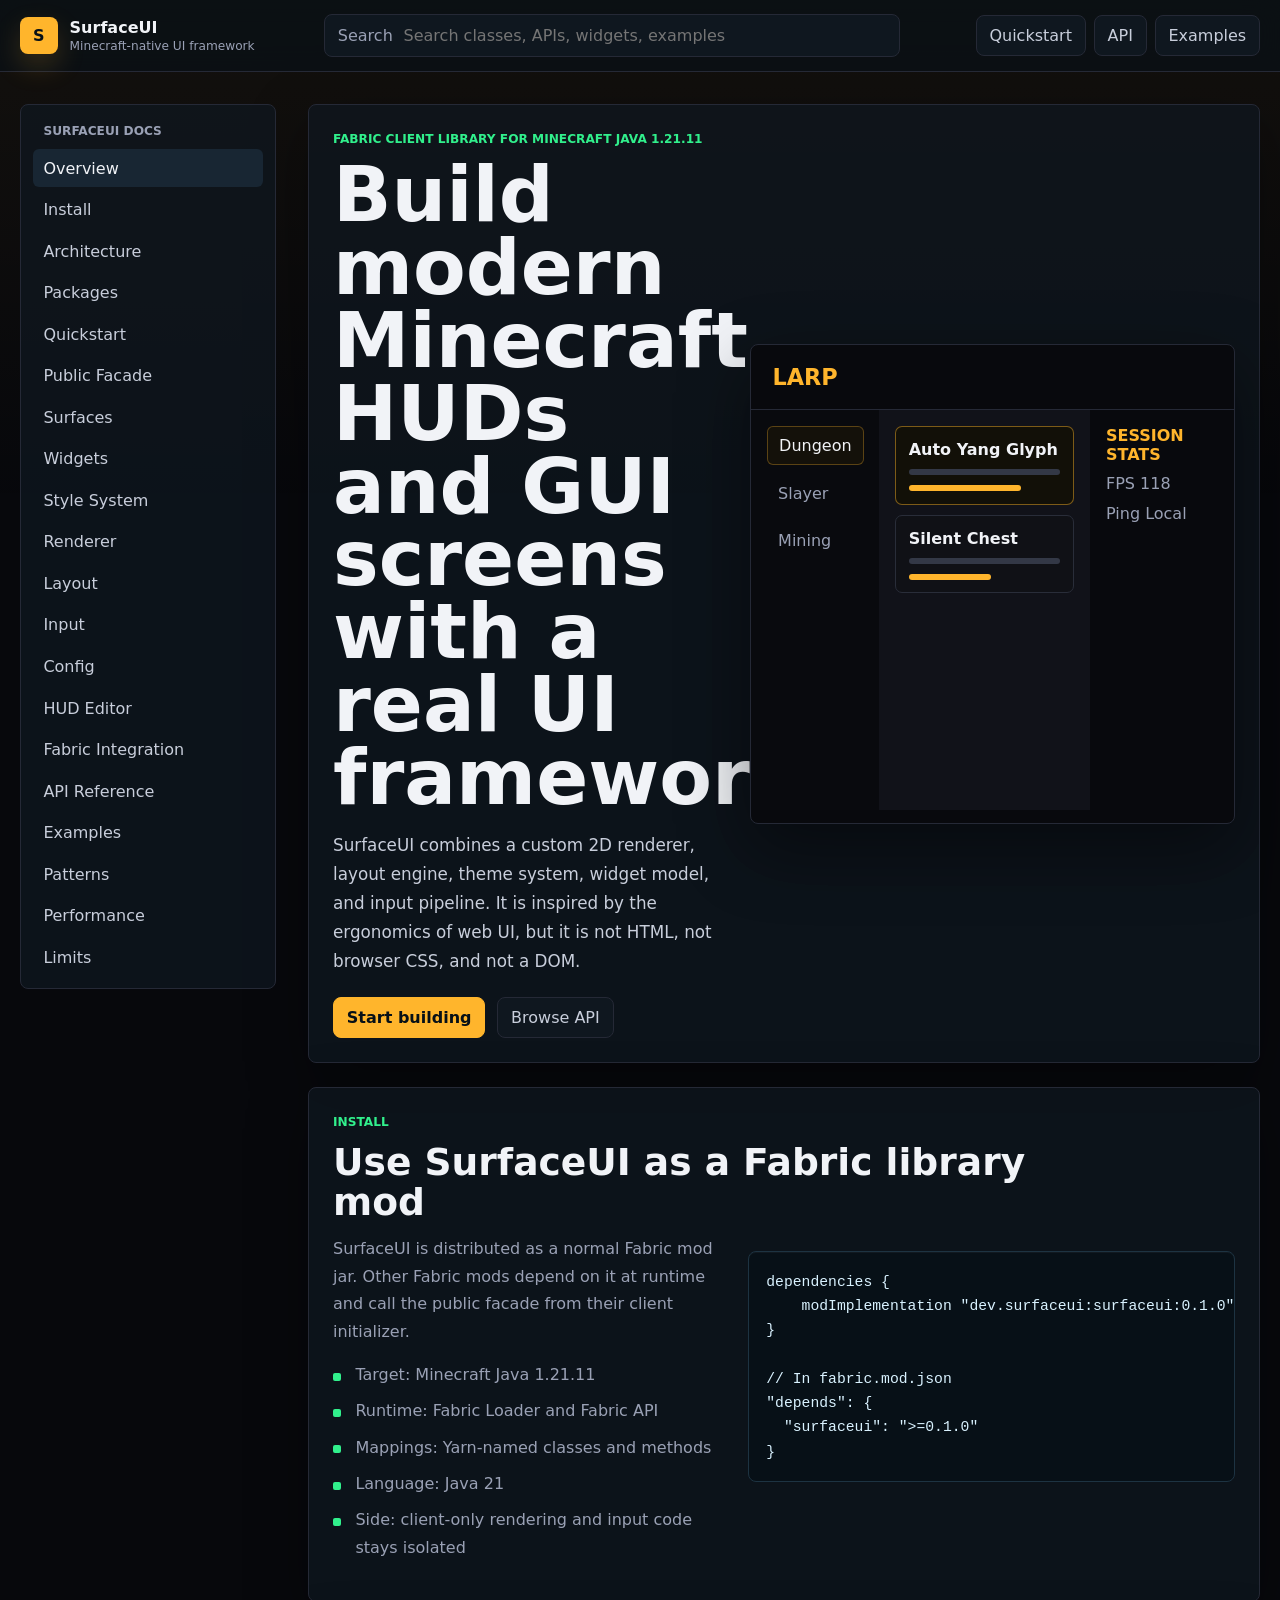
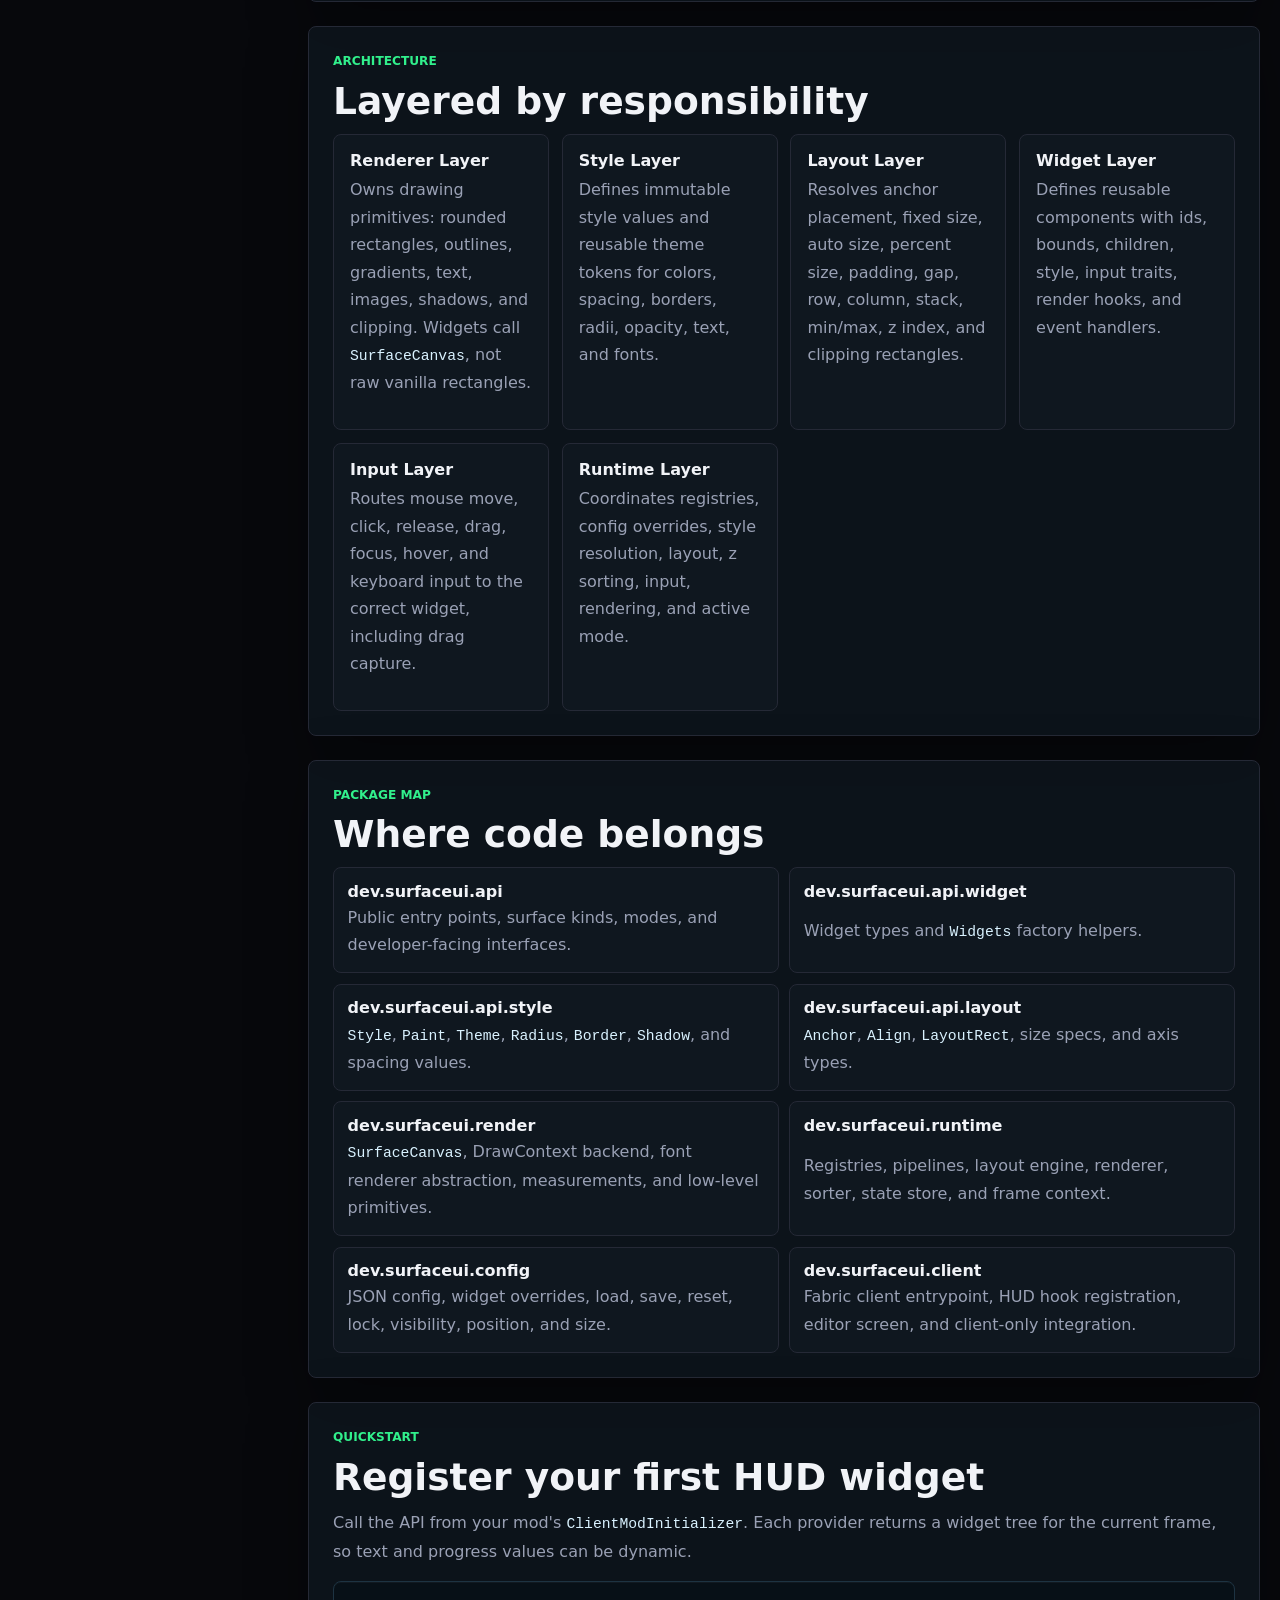
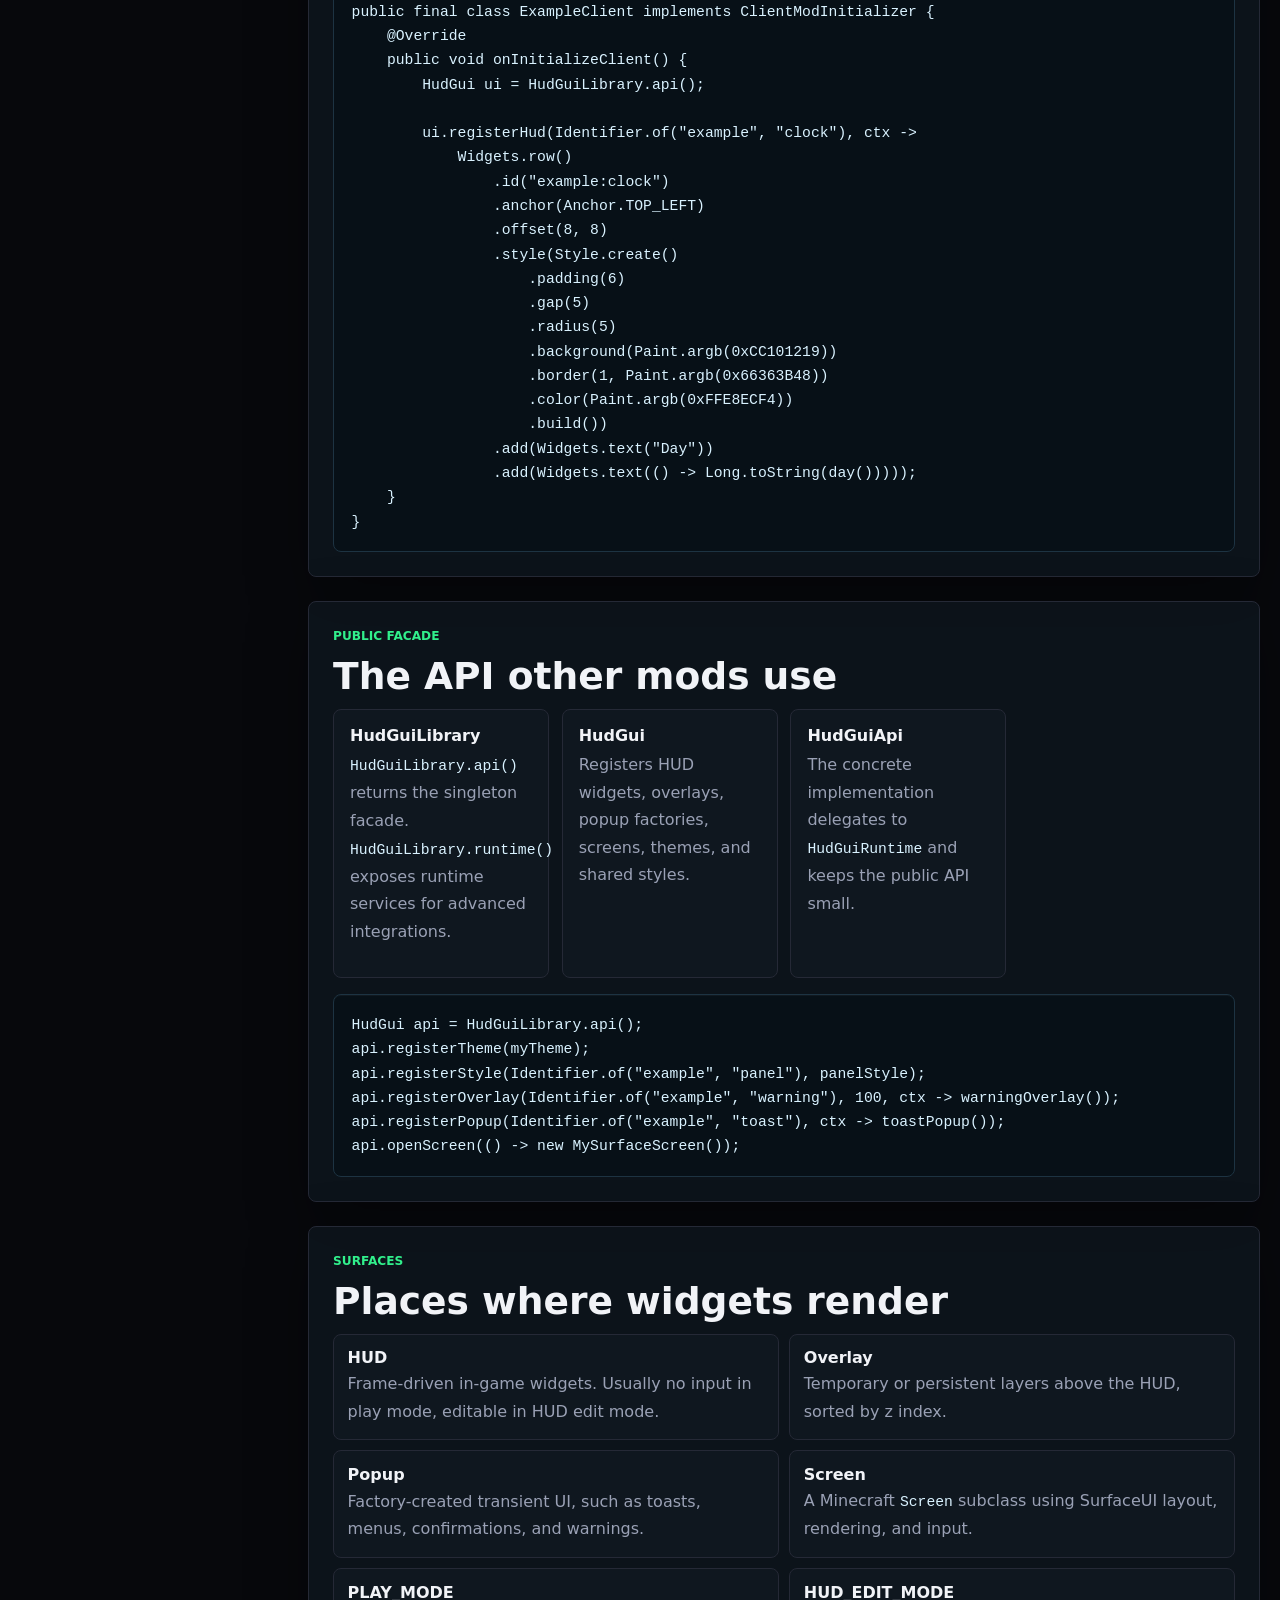
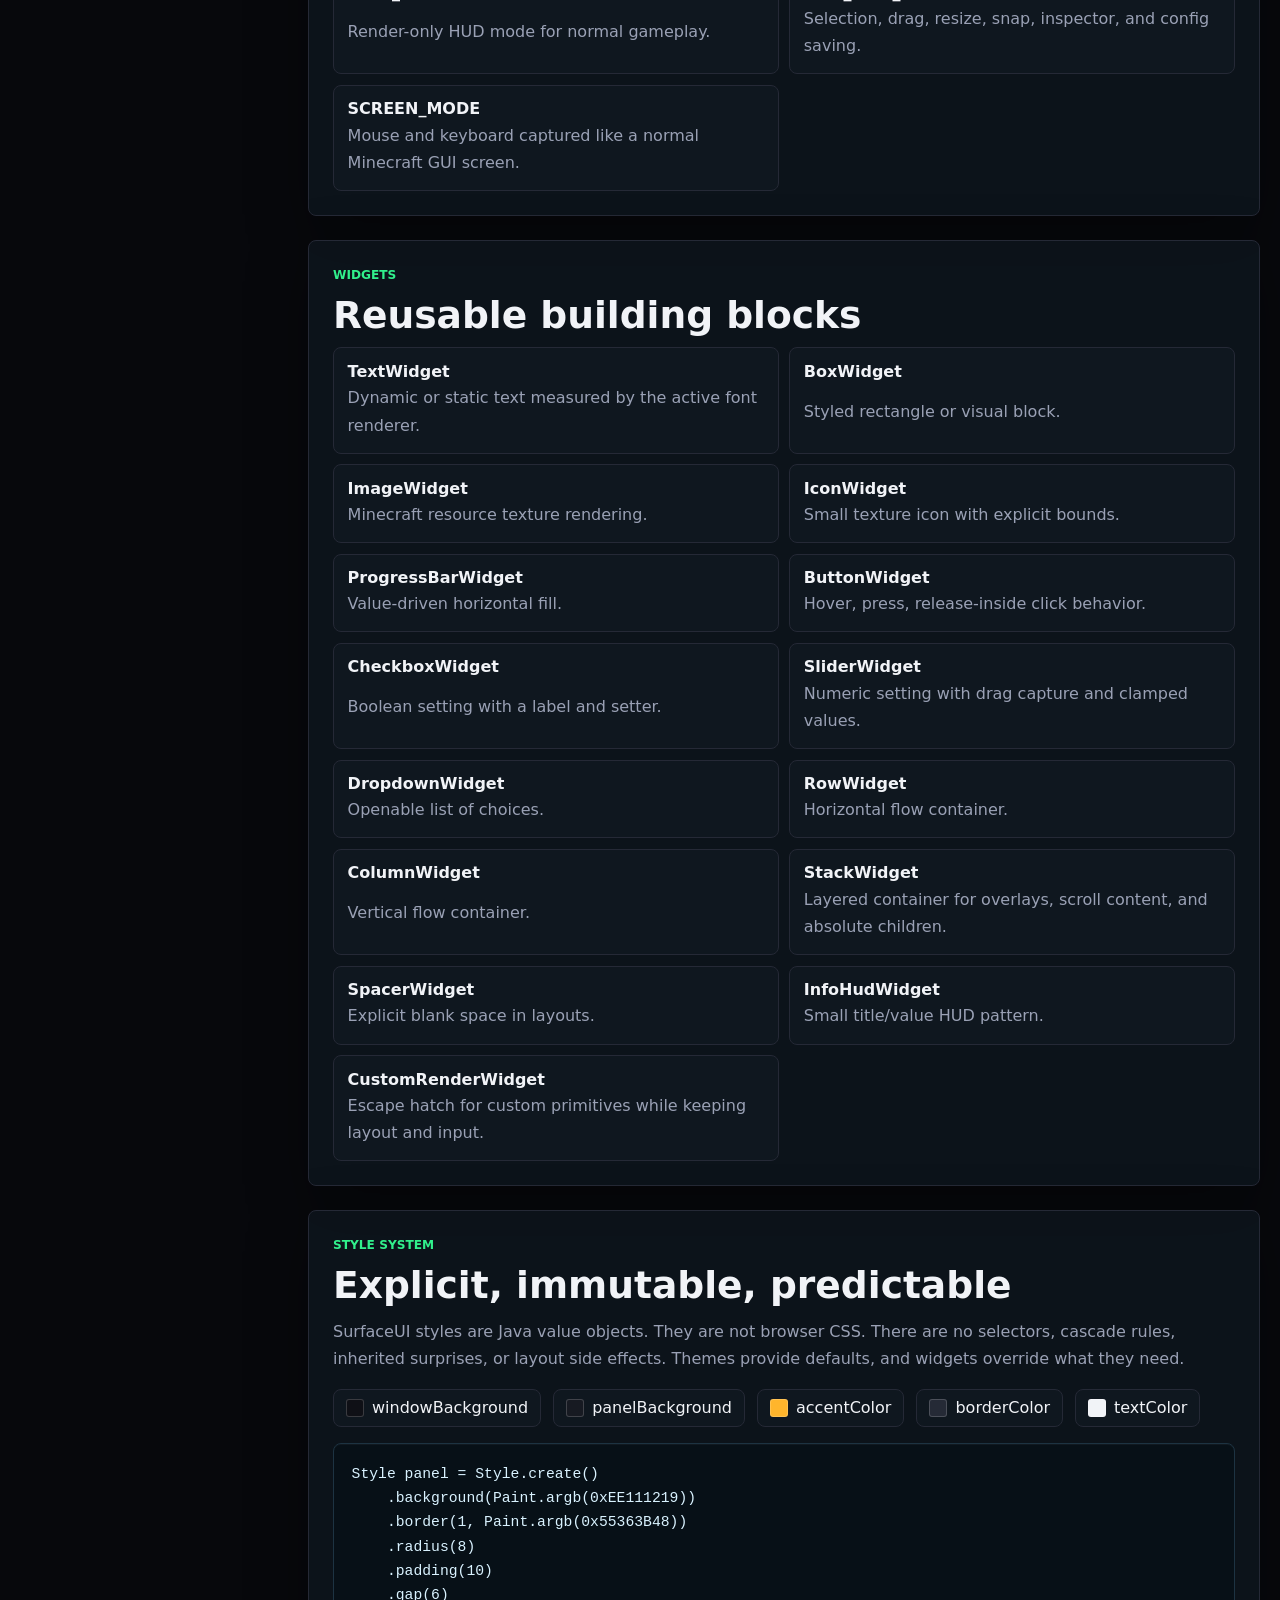
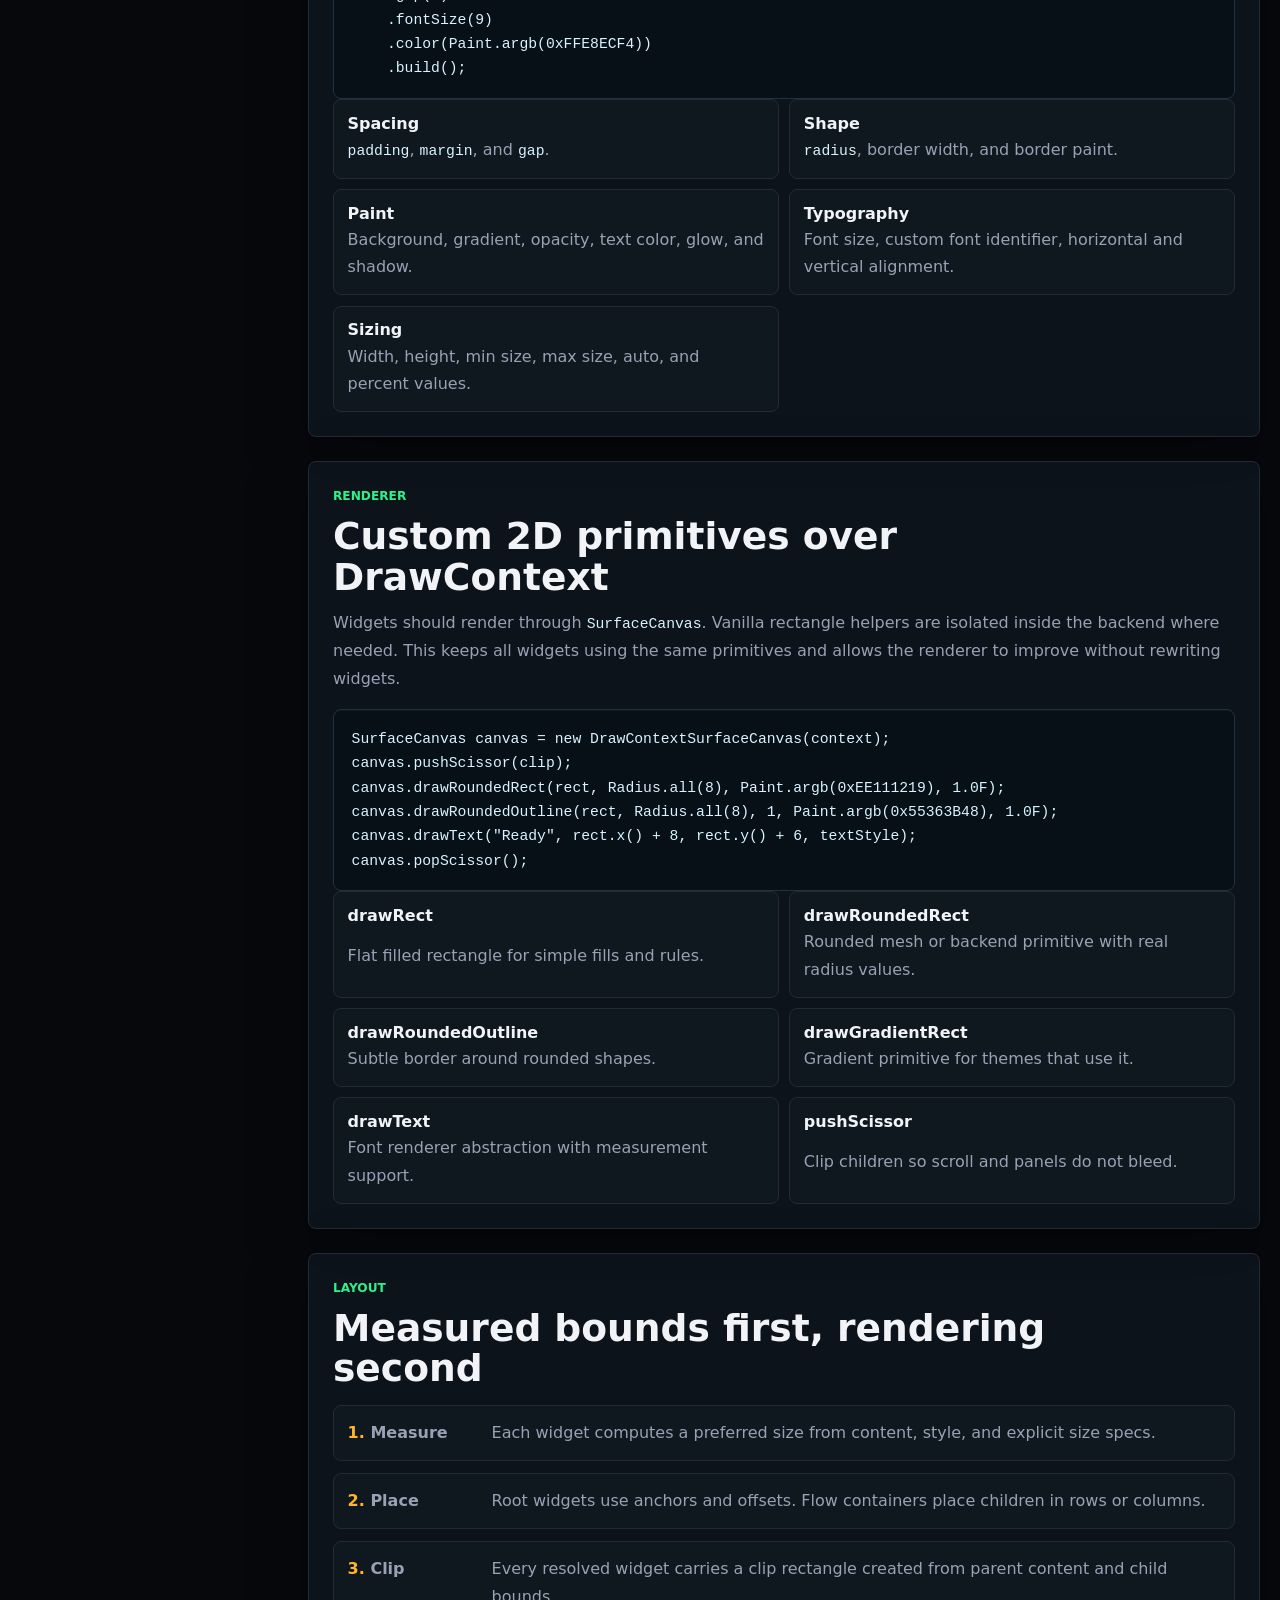
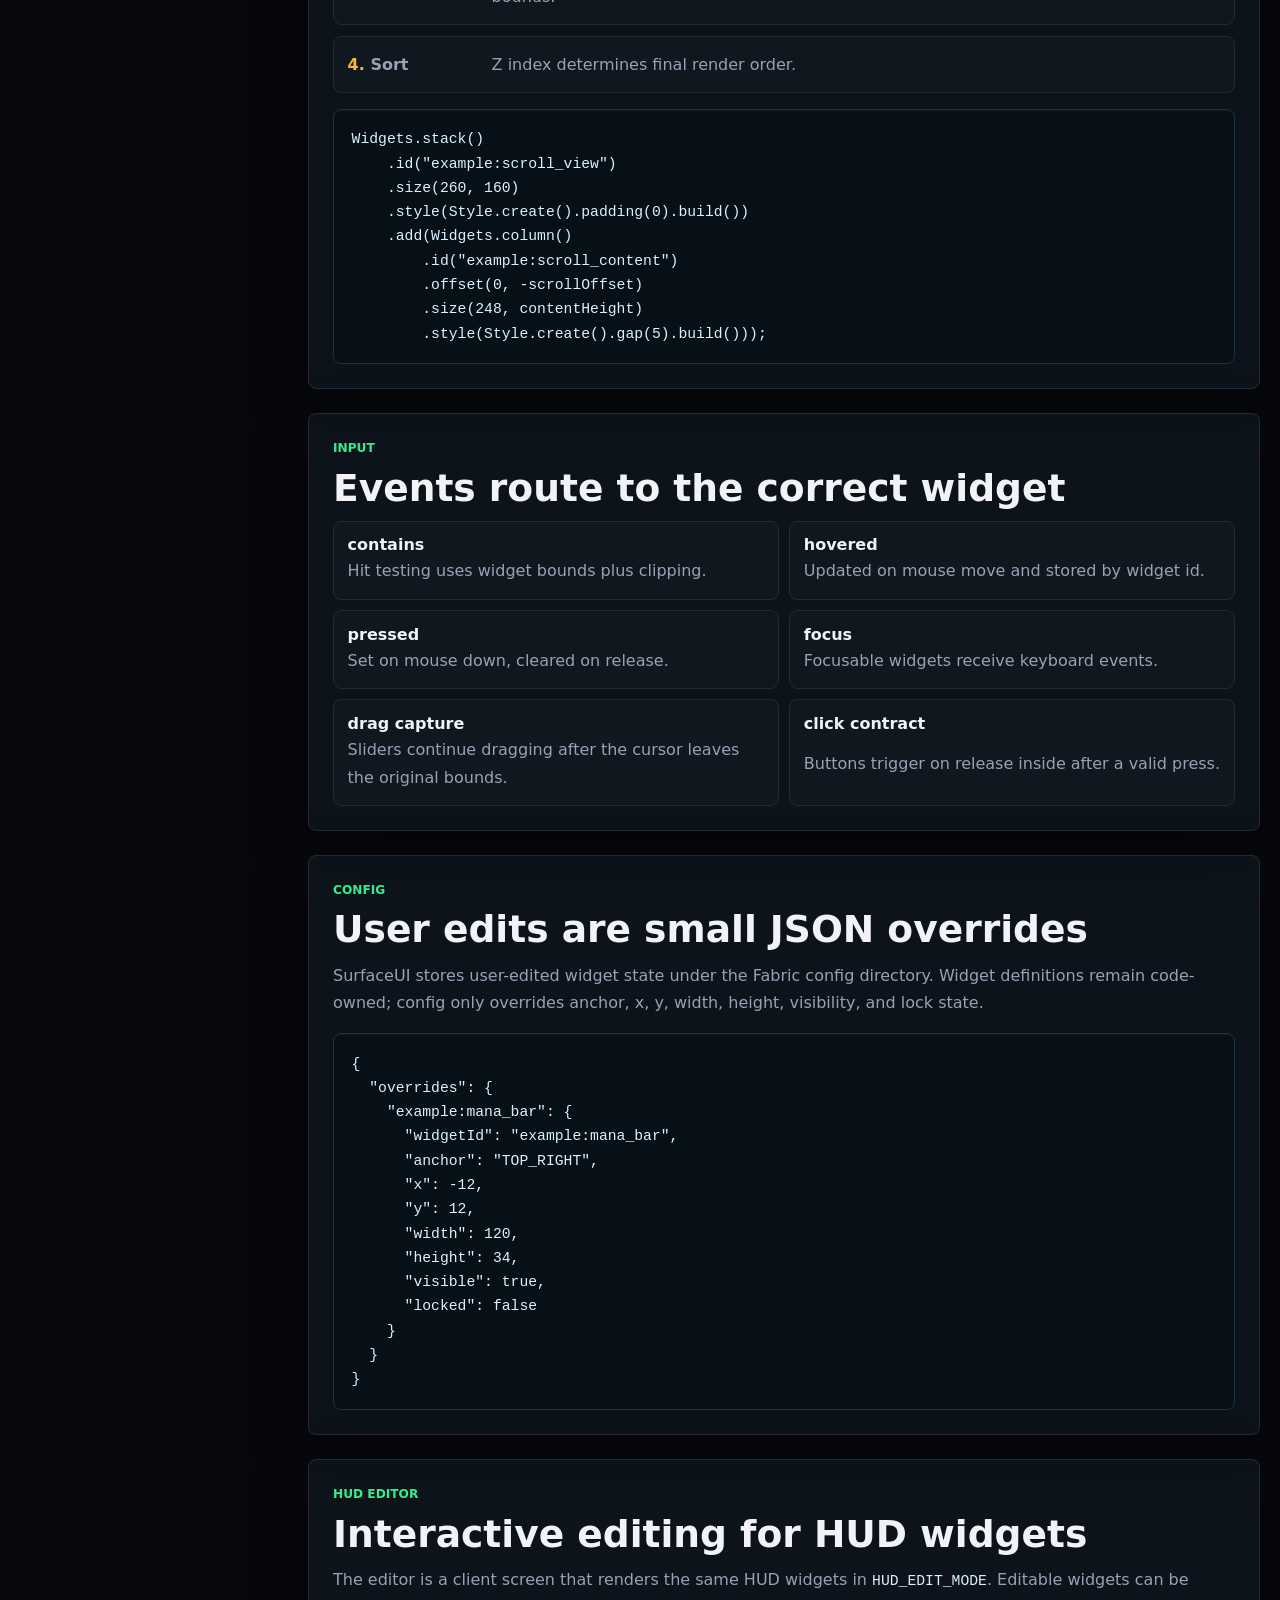
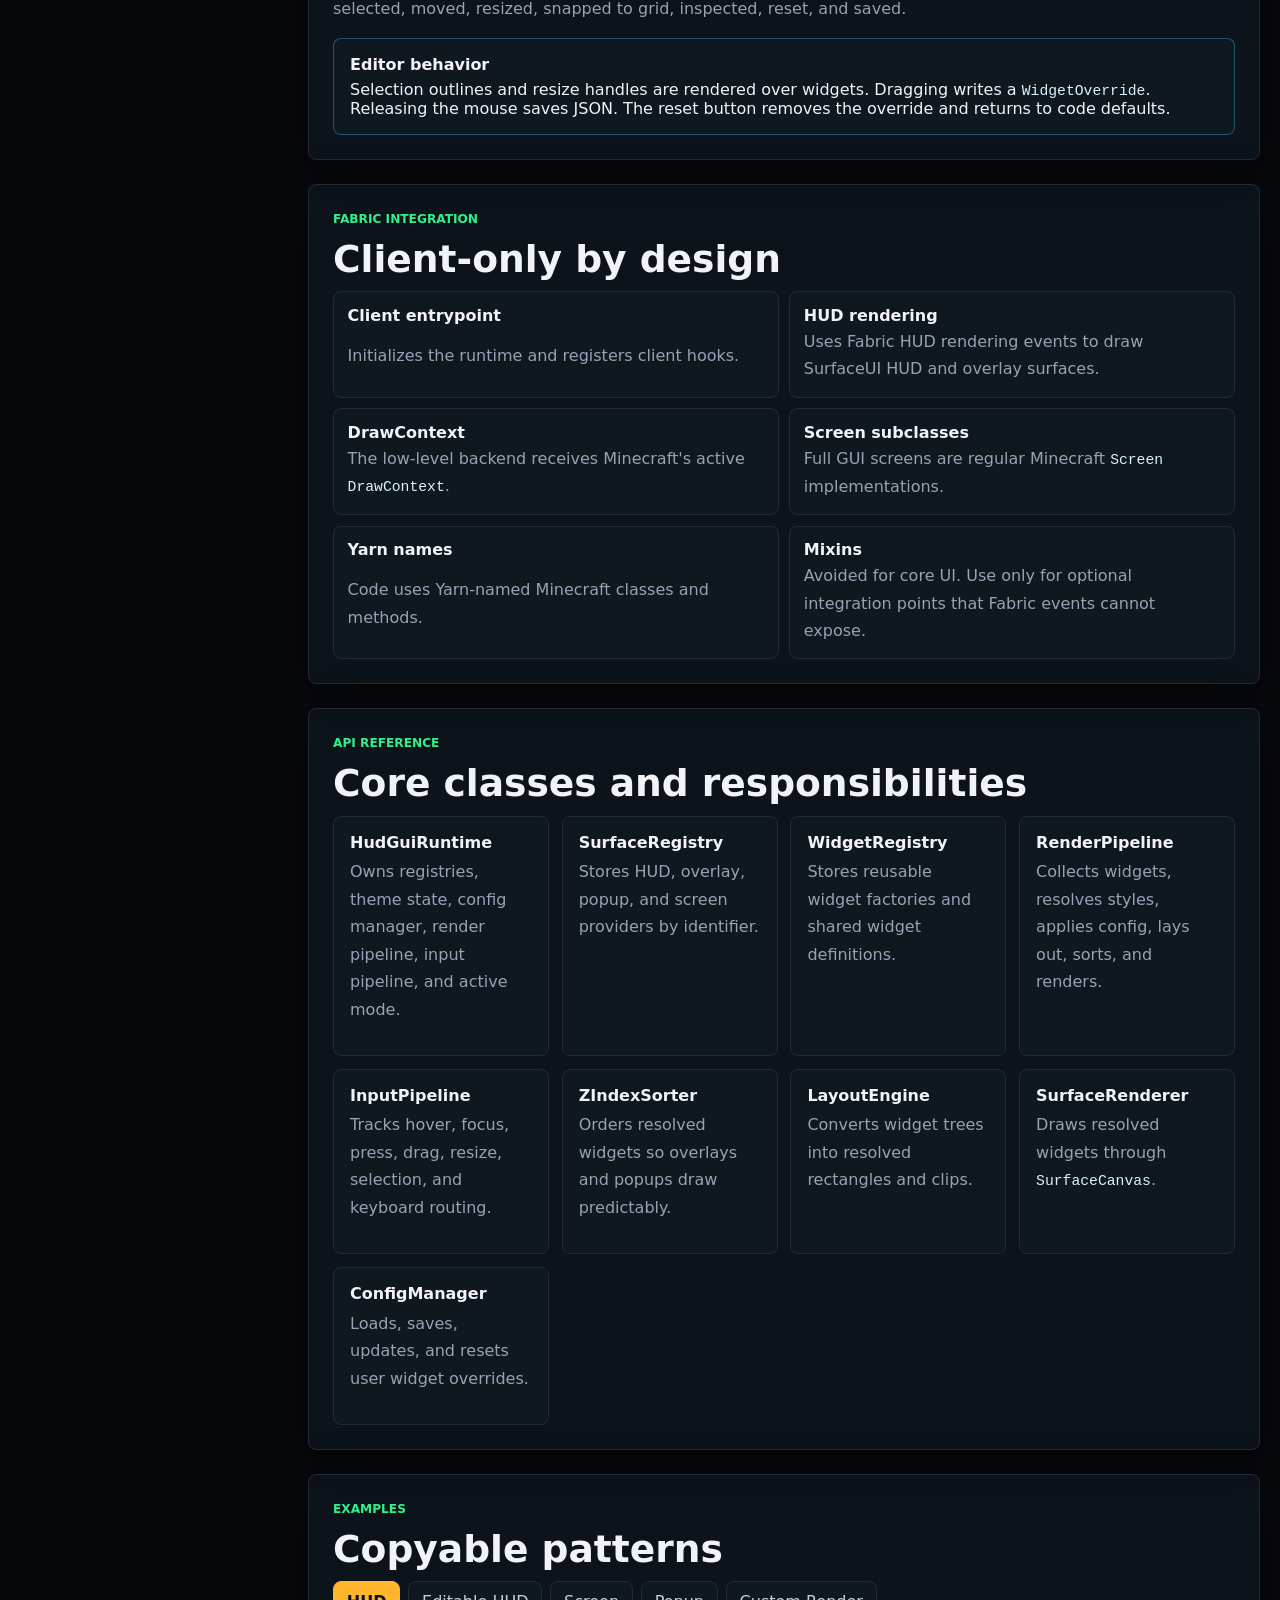
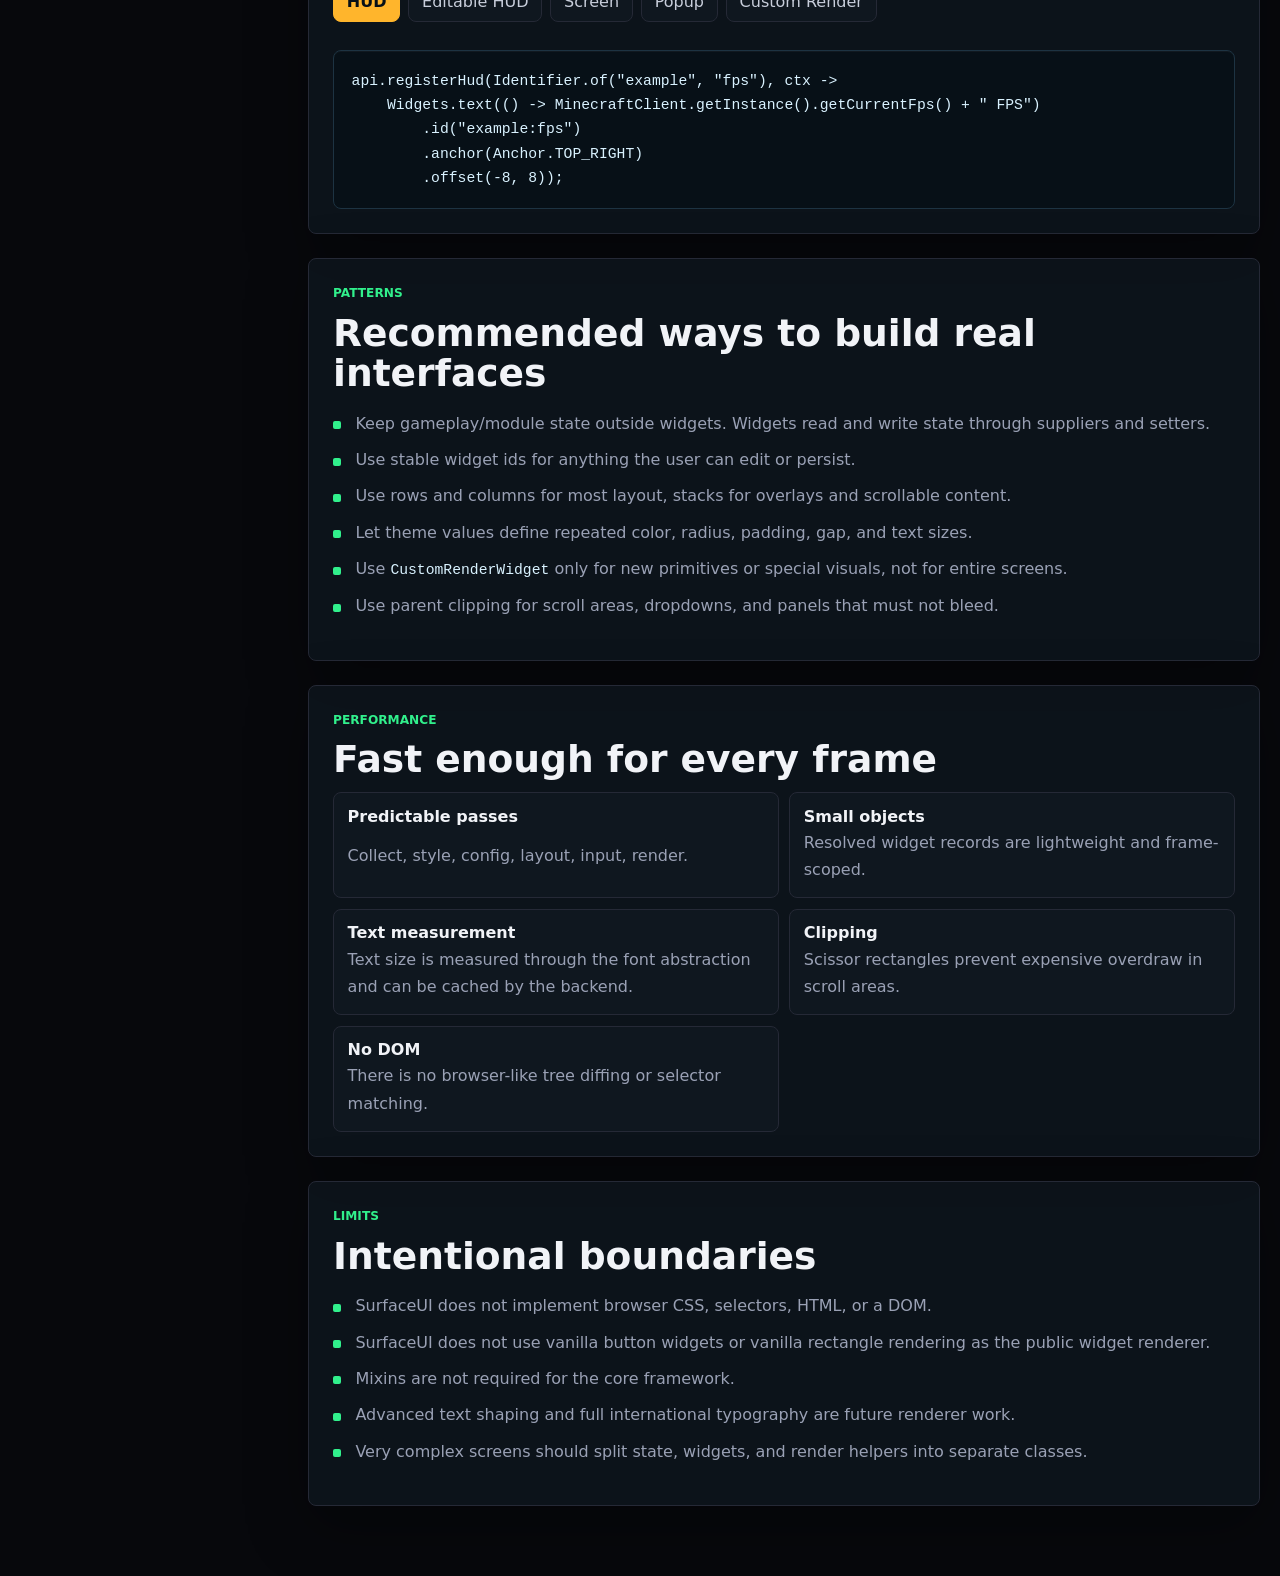
<file: surfaceui-docs-site/index.html>
<!doctype html>
<html lang="en">
  <head>
    <meta charset="utf-8">
    <meta name="viewport" content="width=device-width, initial-scale=1">
    <title>SurfaceUI Documentation</title>
    <meta name="description" content="Complete documentation for SurfaceUI, a Fabric Minecraft Java HUD and GUI rendering framework.">
    <link rel="stylesheet" href="./styles.css">
  </head>
  <body>
    <header class="topbar">
      <a class="brand" href="#overview" aria-label="SurfaceUI home">
        <span class="brand-mark">S</span>
        <span>
          <strong>SurfaceUI</strong>
          <small>Minecraft-native UI framework</small>
        </span>
      </a>
      <label class="search" aria-label="Search documentation">
        <span>Search</span>
        <input id="doc-search" type="search" placeholder="Search classes, APIs, widgets, examples">
      </label>
      <nav class="top-links" aria-label="Top navigation">
        <a href="#quickstart">Quickstart</a>
        <a href="#api">API</a>
        <a href="#examples">Examples</a>
      </nav>
    </header>

    <div class="shell">
      <aside class="sidebar" aria-label="Documentation navigation">
        <div class="sidebar-heading">SurfaceUI Docs</div>
        <a href="#overview">Overview</a>
        <a href="#install">Install</a>
        <a href="#architecture">Architecture</a>
        <a href="#packages">Packages</a>
        <a href="#quickstart">Quickstart</a>
        <a href="#facade">Public Facade</a>
        <a href="#surfaces">Surfaces</a>
        <a href="#widgets">Widgets</a>
        <a href="#style">Style System</a>
        <a href="#render">Renderer</a>
        <a href="#layout">Layout</a>
        <a href="#input">Input</a>
        <a href="#config">Config</a>
        <a href="#editor">HUD Editor</a>
        <a href="#fabric">Fabric Integration</a>
        <a href="#api">API Reference</a>
        <a href="#examples">Examples</a>
        <a href="#patterns">Patterns</a>
        <a href="#performance">Performance</a>
        <a href="#limits">Limits</a>
      </aside>

      <main class="content">
        <section id="overview" class="hero doc-section" data-search="overview surfaceui minecraft fabric hud gui renderer layout widgets style input">
          <div>
            <p class="eyebrow">Fabric client library for Minecraft Java 1.21.11</p>
            <h1>Build modern Minecraft HUDs and GUI screens with a real UI framework.</h1>
            <p class="lede">SurfaceUI combines a custom 2D renderer, layout engine, theme system, widget model, and input pipeline. It is inspired by the ergonomics of web UI, but it is not HTML, not browser CSS, and not a DOM.</p>
            <div class="hero-actions">
              <a class="button primary" href="#quickstart">Start building</a>
              <a class="button" href="#api">Browse API</a>
            </div>
          </div>
          <div class="preview" aria-label="SurfaceUI preview">
            <div class="mock-window">
              <div class="mock-title">LARP</div>
              <div class="mock-body">
                <div class="mock-sidebar">
                  <span class="active">Dungeon</span>
                  <span>Slayer</span>
                  <span>Mining</span>
                </div>
                <div class="mock-main">
                  <div class="mock-card on">
                    <b>Auto Yang Glyph</b>
                    <i></i>
                    <em style="width:74%"></em>
                  </div>
                  <div class="mock-card">
                    <b>Silent Chest</b>
                    <i></i>
                    <em style="width:54%"></em>
                  </div>
                </div>
                <div class="mock-stats">
                  <b>SESSION STATS</b>
                  <span>FPS 118</span>
                  <span>Ping Local</span>
                </div>
              </div>
            </div>
          </div>
        </section>

        <section id="install" class="doc-section" data-search="install gradle fabric loom yarn dependency modImplementation modRuntimeOnly">
          <div class="section-title">
            <p class="eyebrow">Install</p>
            <h2>Use SurfaceUI as a Fabric library mod</h2>
          </div>
          <div class="two-col">
            <div>
              <p>SurfaceUI is distributed as a normal Fabric mod jar. Other Fabric mods depend on it at runtime and call the public facade from their client initializer.</p>
              <ul class="check-list">
                <li>Target: Minecraft Java 1.21.11</li>
                <li>Runtime: Fabric Loader and Fabric API</li>
                <li>Mappings: Yarn-named classes and methods</li>
                <li>Language: Java 21</li>
                <li>Side: client-only rendering and input code stays isolated</li>
              </ul>
            </div>
            <pre><code class="language-gradle">dependencies {
    modImplementation "dev.surfaceui:surfaceui:0.1.0"
}

// In fabric.mod.json
"depends": {
  "surfaceui": ">=0.1.0"
}</code></pre>
          </div>
        </section>

        <section id="architecture" class="doc-section" data-search="architecture renderer style layout widget input runtime config layers">
          <div class="section-title">
            <p class="eyebrow">Architecture</p>
            <h2>Layered by responsibility</h2>
          </div>
          <div class="card-grid">
            <article>
              <h3>Renderer Layer</h3>
              <p>Owns drawing primitives: rounded rectangles, outlines, gradients, text, images, shadows, and clipping. Widgets call <code>SurfaceCanvas</code>, not raw vanilla rectangles.</p>
            </article>
            <article>
              <h3>Style Layer</h3>
              <p>Defines immutable style values and reusable theme tokens for colors, spacing, borders, radii, opacity, text, and fonts.</p>
            </article>
            <article>
              <h3>Layout Layer</h3>
              <p>Resolves anchor placement, fixed size, auto size, percent size, padding, gap, row, column, stack, min/max, z index, and clipping rectangles.</p>
            </article>
            <article>
              <h3>Widget Layer</h3>
              <p>Defines reusable components with ids, bounds, children, style, input traits, render hooks, and event handlers.</p>
            </article>
            <article>
              <h3>Input Layer</h3>
              <p>Routes mouse move, click, release, drag, focus, hover, and keyboard input to the correct widget, including drag capture.</p>
            </article>
            <article>
              <h3>Runtime Layer</h3>
              <p>Coordinates registries, config overrides, style resolution, layout, z sorting, input, rendering, and active mode.</p>
            </article>
          </div>
        </section>

        <section id="packages" class="doc-section" data-search="packages dev.surfaceui api render runtime layout style widget input config client demo">
          <div class="section-title">
            <p class="eyebrow">Package Map</p>
            <h2>Where code belongs</h2>
          </div>
          <div class="feature-table">
            <div><b>dev.surfaceui.api</b><span>Public entry points, surface kinds, modes, and developer-facing interfaces.</span></div>
            <div><b>dev.surfaceui.api.widget</b><span>Widget types and <code>Widgets</code> factory helpers.</span></div>
            <div><b>dev.surfaceui.api.style</b><span><code>Style</code>, <code>Paint</code>, <code>Theme</code>, <code>Radius</code>, <code>Border</code>, <code>Shadow</code>, and spacing values.</span></div>
            <div><b>dev.surfaceui.api.layout</b><span><code>Anchor</code>, <code>Align</code>, <code>LayoutRect</code>, size specs, and axis types.</span></div>
            <div><b>dev.surfaceui.render</b><span><code>SurfaceCanvas</code>, DrawContext backend, font renderer abstraction, measurements, and low-level primitives.</span></div>
            <div><b>dev.surfaceui.runtime</b><span>Registries, pipelines, layout engine, renderer, sorter, state store, and frame context.</span></div>
            <div><b>dev.surfaceui.config</b><span>JSON config, widget overrides, load, save, reset, lock, visibility, position, and size.</span></div>
            <div><b>dev.surfaceui.client</b><span>Fabric client entrypoint, HUD hook registration, editor screen, and client-only integration.</span></div>
          </div>
        </section>

        <section id="quickstart" class="doc-section" data-search="quickstart register hud widget text box row column style">
          <div class="section-title">
            <p class="eyebrow">Quickstart</p>
            <h2>Register your first HUD widget</h2>
          </div>
          <p>Call the API from your mod's <code>ClientModInitializer</code>. Each provider returns a widget tree for the current frame, so text and progress values can be dynamic.</p>
          <pre><code class="language-java">public final class ExampleClient implements ClientModInitializer {
    @Override
    public void onInitializeClient() {
        HudGui ui = HudGuiLibrary.api();

        ui.registerHud(Identifier.of("example", "clock"), ctx ->
            Widgets.row()
                .id("example:clock")
                .anchor(Anchor.TOP_LEFT)
                .offset(8, 8)
                .style(Style.create()
                    .padding(6)
                    .gap(5)
                    .radius(5)
                    .background(Paint.argb(0xCC101219))
                    .border(1, Paint.argb(0x66363B48))
                    .color(Paint.argb(0xFFE8ECF4))
                    .build())
                .add(Widgets.text("Day"))
                .add(Widgets.text(() -> Long.toString(day()))));
    }
}</code></pre>
        </section>

        <section id="facade" class="doc-section" data-search="facade hudgui hudguiapi hudguilibrary register open screen popup themes styles">
          <div class="section-title">
            <p class="eyebrow">Public Facade</p>
            <h2>The API other mods use</h2>
          </div>
          <div class="api-list">
            <article>
              <h3>HudGuiLibrary</h3>
              <p><code>HudGuiLibrary.api()</code> returns the singleton facade. <code>HudGuiLibrary.runtime()</code> exposes runtime services for advanced integrations.</p>
            </article>
            <article>
              <h3>HudGui</h3>
              <p>Registers HUD widgets, overlays, popup factories, screens, themes, and shared styles.</p>
            </article>
            <article>
              <h3>HudGuiApi</h3>
              <p>The concrete implementation delegates to <code>HudGuiRuntime</code> and keeps the public API small.</p>
            </article>
          </div>
          <pre><code class="language-java">HudGui api = HudGuiLibrary.api();
api.registerTheme(myTheme);
api.registerStyle(Identifier.of("example", "panel"), panelStyle);
api.registerOverlay(Identifier.of("example", "warning"), 100, ctx -> warningOverlay());
api.registerPopup(Identifier.of("example", "toast"), ctx -> toastPopup());
api.openScreen(() -> new MySurfaceScreen());</code></pre>
        </section>

        <section id="surfaces" class="doc-section" data-search="surfaces hud overlay popup screen play mode edit mode screen mode">
          <div class="section-title">
            <p class="eyebrow">Surfaces</p>
            <h2>Places where widgets render</h2>
          </div>
          <div class="feature-table">
            <div><b>HUD</b><span>Frame-driven in-game widgets. Usually no input in play mode, editable in HUD edit mode.</span></div>
            <div><b>Overlay</b><span>Temporary or persistent layers above the HUD, sorted by z index.</span></div>
            <div><b>Popup</b><span>Factory-created transient UI, such as toasts, menus, confirmations, and warnings.</span></div>
            <div><b>Screen</b><span>A Minecraft <code>Screen</code> subclass using SurfaceUI layout, rendering, and input.</span></div>
            <div><b>PLAY_MODE</b><span>Render-only HUD mode for normal gameplay.</span></div>
            <div><b>HUD_EDIT_MODE</b><span>Selection, drag, resize, snap, inspector, and config saving.</span></div>
            <div><b>SCREEN_MODE</b><span>Mouse and keyboard captured like a normal Minecraft GUI screen.</span></div>
          </div>
        </section>

        <section id="widgets" class="doc-section" data-search="widgets text box image icon progress stack row column spacer info custom button checkbox slider dropdown">
          <div class="section-title">
            <p class="eyebrow">Widgets</p>
            <h2>Reusable building blocks</h2>
          </div>
          <div class="feature-table">
            <div><b>TextWidget</b><span>Dynamic or static text measured by the active font renderer.</span></div>
            <div><b>BoxWidget</b><span>Styled rectangle or visual block.</span></div>
            <div><b>ImageWidget</b><span>Minecraft resource texture rendering.</span></div>
            <div><b>IconWidget</b><span>Small texture icon with explicit bounds.</span></div>
            <div><b>ProgressBarWidget</b><span>Value-driven horizontal fill.</span></div>
            <div><b>ButtonWidget</b><span>Hover, press, release-inside click behavior.</span></div>
            <div><b>CheckboxWidget</b><span>Boolean setting with a label and setter.</span></div>
            <div><b>SliderWidget</b><span>Numeric setting with drag capture and clamped values.</span></div>
            <div><b>DropdownWidget</b><span>Openable list of choices.</span></div>
            <div><b>RowWidget</b><span>Horizontal flow container.</span></div>
            <div><b>ColumnWidget</b><span>Vertical flow container.</span></div>
            <div><b>StackWidget</b><span>Layered container for overlays, scroll content, and absolute children.</span></div>
            <div><b>SpacerWidget</b><span>Explicit blank space in layouts.</span></div>
            <div><b>InfoHudWidget</b><span>Small title/value HUD pattern.</span></div>
            <div><b>CustomRenderWidget</b><span>Escape hatch for custom primitives while keeping layout and input.</span></div>
          </div>
        </section>

        <section id="style" class="doc-section" data-search="style theme paint radius border shadow padding margin gap opacity font align custom font">
          <div class="section-title">
            <p class="eyebrow">Style System</p>
            <h2>Explicit, immutable, predictable</h2>
          </div>
          <p>SurfaceUI styles are Java value objects. They are not browser CSS. There are no selectors, cascade rules, inherited surprises, or layout side effects. Themes provide defaults, and widgets override what they need.</p>
          <div class="tokens">
            <span style="--swatch:#0f1016">windowBackground</span>
            <span style="--swatch:#171a22">panelBackground</span>
            <span style="--swatch:#ffb52c">accentColor</span>
            <span style="--swatch:#252a36">borderColor</span>
            <span style="--swatch:#f1f3f7">textColor</span>
          </div>
          <pre><code class="language-java">Style panel = Style.create()
    .background(Paint.argb(0xEE111219))
    .border(1, Paint.argb(0x55363B48))
    .radius(8)
    .padding(10)
    .gap(6)
    .fontSize(9)
    .color(Paint.argb(0xFFE8ECF4))
    .build();</code></pre>
          <div class="feature-table">
            <div><b>Spacing</b><span><code>padding</code>, <code>margin</code>, and <code>gap</code>.</span></div>
            <div><b>Shape</b><span><code>radius</code>, border width, and border paint.</span></div>
            <div><b>Paint</b><span>Background, gradient, opacity, text color, glow, and shadow.</span></div>
            <div><b>Typography</b><span>Font size, custom font identifier, horizontal and vertical alignment.</span></div>
            <div><b>Sizing</b><span>Width, height, min size, max size, auto, and percent values.</span></div>
          </div>
        </section>

        <section id="render" class="doc-section" data-search="renderer surfacecanvas drawcontext rounded rect outline gradient text scissor shadow image font">
          <div class="section-title">
            <p class="eyebrow">Renderer</p>
            <h2>Custom 2D primitives over DrawContext</h2>
          </div>
          <p>Widgets should render through <code>SurfaceCanvas</code>. Vanilla rectangle helpers are isolated inside the backend where needed. This keeps all widgets using the same primitives and allows the renderer to improve without rewriting widgets.</p>
          <pre><code class="language-java">SurfaceCanvas canvas = new DrawContextSurfaceCanvas(context);
canvas.pushScissor(clip);
canvas.drawRoundedRect(rect, Radius.all(8), Paint.argb(0xEE111219), 1.0F);
canvas.drawRoundedOutline(rect, Radius.all(8), 1, Paint.argb(0x55363B48), 1.0F);
canvas.drawText("Ready", rect.x() + 8, rect.y() + 6, textStyle);
canvas.popScissor();</code></pre>
          <div class="feature-table">
            <div><b>drawRect</b><span>Flat filled rectangle for simple fills and rules.</span></div>
            <div><b>drawRoundedRect</b><span>Rounded mesh or backend primitive with real radius values.</span></div>
            <div><b>drawRoundedOutline</b><span>Subtle border around rounded shapes.</span></div>
            <div><b>drawGradientRect</b><span>Gradient primitive for themes that use it.</span></div>
            <div><b>drawText</b><span>Font renderer abstraction with measurement support.</span></div>
            <div><b>pushScissor</b><span>Clip children so scroll and panels do not bleed.</span></div>
          </div>
        </section>

        <section id="layout" class="doc-section" data-search="layout anchor row column stack fixed auto percent min max z index clipping scroll">
          <div class="section-title">
            <p class="eyebrow">Layout</p>
            <h2>Measured bounds first, rendering second</h2>
          </div>
          <ol class="timeline">
            <li><b>Measure</b><span>Each widget computes a preferred size from content, style, and explicit size specs.</span></li>
            <li><b>Place</b><span>Root widgets use anchors and offsets. Flow containers place children in rows or columns.</span></li>
            <li><b>Clip</b><span>Every resolved widget carries a clip rectangle created from parent content and child bounds.</span></li>
            <li><b>Sort</b><span>Z index determines final render order.</span></li>
          </ol>
          <pre><code class="language-java">Widgets.stack()
    .id("example:scroll_view")
    .size(260, 160)
    .style(Style.create().padding(0).build())
    .add(Widgets.column()
        .id("example:scroll_content")
        .offset(0, -scrollOffset)
        .size(248, contentHeight)
        .style(Style.create().gap(5).build()));</code></pre>
        </section>

        <section id="input" class="doc-section" data-search="input hover pressed focus click release drag slider keyboard event propagation">
          <div class="section-title">
            <p class="eyebrow">Input</p>
            <h2>Events route to the correct widget</h2>
          </div>
          <div class="feature-table">
            <div><b>contains</b><span>Hit testing uses widget bounds plus clipping.</span></div>
            <div><b>hovered</b><span>Updated on mouse move and stored by widget id.</span></div>
            <div><b>pressed</b><span>Set on mouse down, cleared on release.</span></div>
            <div><b>focus</b><span>Focusable widgets receive keyboard events.</span></div>
            <div><b>drag capture</b><span>Sliders continue dragging after the cursor leaves the original bounds.</span></div>
            <div><b>click contract</b><span>Buttons trigger on release inside after a valid press.</span></div>
          </div>
        </section>

        <section id="config" class="doc-section" data-search="config json fabric config directory overrides widget override save load reset locked visible">
          <div class="section-title">
            <p class="eyebrow">Config</p>
            <h2>User edits are small JSON overrides</h2>
          </div>
          <p>SurfaceUI stores user-edited widget state under the Fabric config directory. Widget definitions remain code-owned; config only overrides anchor, x, y, width, height, visibility, and lock state.</p>
          <pre><code class="language-json">{
  "overrides": {
    "example:mana_bar": {
      "widgetId": "example:mana_bar",
      "anchor": "TOP_RIGHT",
      "x": -12,
      "y": 12,
      "width": 120,
      "height": 34,
      "visible": true,
      "locked": false
    }
  }
}</code></pre>
        </section>

        <section id="editor" class="doc-section" data-search="hud editor screen selection outline drag resize handle snap grid inspector reset">
          <div class="section-title">
            <p class="eyebrow">HUD Editor</p>
            <h2>Interactive editing for HUD widgets</h2>
          </div>
          <p>The editor is a client screen that renders the same HUD widgets in <code>HUD_EDIT_MODE</code>. Editable widgets can be selected, moved, resized, snapped to grid, inspected, reset, and saved.</p>
          <div class="callout">
            <b>Editor behavior</b>
            <span>Selection outlines and resize handles are rendered over widgets. Dragging writes a <code>WidgetOverride</code>. Releasing the mouse saves JSON. The reset button removes the override and returns to code defaults.</span>
          </div>
        </section>

        <section id="fabric" class="doc-section" data-search="fabric client entrypoint hud rendering hooks events drawcontext screen yarn mixins">
          <div class="section-title">
            <p class="eyebrow">Fabric Integration</p>
            <h2>Client-only by design</h2>
          </div>
          <div class="feature-table">
            <div><b>Client entrypoint</b><span>Initializes the runtime and registers client hooks.</span></div>
            <div><b>HUD rendering</b><span>Uses Fabric HUD rendering events to draw SurfaceUI HUD and overlay surfaces.</span></div>
            <div><b>DrawContext</b><span>The low-level backend receives Minecraft's active <code>DrawContext</code>.</span></div>
            <div><b>Screen subclasses</b><span>Full GUI screens are regular Minecraft <code>Screen</code> implementations.</span></div>
            <div><b>Yarn names</b><span>Code uses Yarn-named Minecraft classes and methods.</span></div>
            <div><b>Mixins</b><span>Avoided for core UI. Use only for optional integration points that Fabric events cannot expose.</span></div>
          </div>
        </section>

        <section id="api" class="doc-section" data-search="api reference classes methods hudgui runtime registry renderpipeline inputpipeline zindexsorter">
          <div class="section-title">
            <p class="eyebrow">API Reference</p>
            <h2>Core classes and responsibilities</h2>
          </div>
          <div class="api-list">
            <article><h3>HudGuiRuntime</h3><p>Owns registries, theme state, config manager, render pipeline, input pipeline, and active mode.</p></article>
            <article><h3>SurfaceRegistry</h3><p>Stores HUD, overlay, popup, and screen providers by identifier.</p></article>
            <article><h3>WidgetRegistry</h3><p>Stores reusable widget factories and shared widget definitions.</p></article>
            <article><h3>RenderPipeline</h3><p>Collects widgets, resolves styles, applies config, lays out, sorts, and renders.</p></article>
            <article><h3>InputPipeline</h3><p>Tracks hover, focus, press, drag, resize, selection, and keyboard routing.</p></article>
            <article><h3>ZIndexSorter</h3><p>Orders resolved widgets so overlays and popups draw predictably.</p></article>
            <article><h3>LayoutEngine</h3><p>Converts widget trees into resolved rectangles and clips.</p></article>
            <article><h3>SurfaceRenderer</h3><p>Draws resolved widgets through <code>SurfaceCanvas</code>.</p></article>
            <article><h3>ConfigManager</h3><p>Loads, saves, updates, and resets user widget overrides.</p></article>
          </div>
        </section>

        <section id="examples" class="doc-section" data-search="examples hud draggable resizable screen popup overlay info hud custom render">
          <div class="section-title">
            <p class="eyebrow">Examples</p>
            <h2>Copyable patterns</h2>
          </div>
          <div class="tabs" data-tabs>
            <div class="tab-buttons" role="tablist" aria-label="Example snippets">
              <button class="active" data-tab="hud" type="button">HUD</button>
              <button data-tab="editable" type="button">Editable HUD</button>
              <button data-tab="screen" type="button">Screen</button>
              <button data-tab="popup" type="button">Popup</button>
              <button data-tab="custom" type="button">Custom Render</button>
            </div>
            <pre class="tab-panel active" data-panel="hud"><code class="language-java">api.registerHud(Identifier.of("example", "fps"), ctx ->
    Widgets.text(() -> MinecraftClient.getInstance().getCurrentFps() + " FPS")
        .id("example:fps")
        .anchor(Anchor.TOP_RIGHT)
        .offset(-8, 8));</code></pre>
            <pre class="tab-panel" data-panel="editable"><code class="language-java">Widgets.column()
    .id("example:resources")
    .anchor(Anchor.BOTTOM_LEFT)
    .offset(8, -8)
    .size(132, 40)
    .draggable()
    .resizable()
    .add(Widgets.text("Mana"))
    .add(Widgets.bar(() -> mana() / maxMana()).size(120, 8));</code></pre>
            <pre class="tab-panel" data-panel="screen"><code class="language-java">public final class ExampleScreen extends Screen {
    private final LayoutEngine layout = new LayoutEngine();
    private final SurfaceRenderer renderer = new SurfaceRenderer();

    public ExampleScreen() {
        super(Text.literal("Example"));
    }
}</code></pre>
            <pre class="tab-panel" data-panel="popup"><code class="language-java">api.registerPopup(Identifier.of("example", "toast"), ctx ->
    Widgets.row()
        .id("example:toast")
        .anchor(Anchor.BOTTOM_CENTER)
        .offset(0, -28)
        .add(Widgets.text("Objective updated")));</code></pre>
            <pre class="tab-panel" data-panel="custom"><code class="language-java">Widgets.custom((context, tick, rect, style) -> {
    SurfaceCanvas canvas = new DrawContextSurfaceCanvas(context);
    canvas.drawRoundedRect(rect, Radius.all(8), style.tone(), style.opacity());
    canvas.drawRoundedOutline(rect, Radius.all(8), 1, style.stroke().paint(), 1.0F);
});</code></pre>
          </div>
        </section>

        <section id="patterns" class="doc-section" data-search="patterns theme reusable styles modules settings state scroll clipping responsive">
          <div class="section-title">
            <p class="eyebrow">Patterns</p>
            <h2>Recommended ways to build real interfaces</h2>
          </div>
          <ul class="check-list">
            <li>Keep gameplay/module state outside widgets. Widgets read and write state through suppliers and setters.</li>
            <li>Use stable widget ids for anything the user can edit or persist.</li>
            <li>Use rows and columns for most layout, stacks for overlays and scrollable content.</li>
            <li>Let theme values define repeated color, radius, padding, gap, and text sizes.</li>
            <li>Use <code>CustomRenderWidget</code> only for new primitives or special visuals, not for entire screens.</li>
            <li>Use parent clipping for scroll areas, dropdowns, and panels that must not bleed.</li>
          </ul>
        </section>

        <section id="performance" class="doc-section" data-search="performance predictable fast render plans allocations measurements">
          <div class="section-title">
            <p class="eyebrow">Performance</p>
            <h2>Fast enough for every frame</h2>
          </div>
          <div class="feature-table">
            <div><b>Predictable passes</b><span>Collect, style, config, layout, input, render.</span></div>
            <div><b>Small objects</b><span>Resolved widget records are lightweight and frame-scoped.</span></div>
            <div><b>Text measurement</b><span>Text size is measured through the font abstraction and can be cached by the backend.</span></div>
            <div><b>Clipping</b><span>Scissor rectangles prevent expensive overdraw in scroll areas.</span></div>
            <div><b>No DOM</b><span>There is no browser-like tree diffing or selector matching.</span></div>
          </div>
        </section>

        <section id="limits" class="doc-section" data-search="limits limitations no css no html no dom no web no selectors">
          <div class="section-title">
            <p class="eyebrow">Limits</p>
            <h2>Intentional boundaries</h2>
          </div>
          <ul class="check-list">
            <li>SurfaceUI does not implement browser CSS, selectors, HTML, or a DOM.</li>
            <li>SurfaceUI does not use vanilla button widgets or vanilla rectangle rendering as the public widget renderer.</li>
            <li>Mixins are not required for the core framework.</li>
            <li>Advanced text shaping and full international typography are future renderer work.</li>
            <li>Very complex screens should split state, widgets, and render helpers into separate classes.</li>
          </ul>
        </section>
      </main>
    </div>

    <button class="to-top" type="button" aria-label="Back to top">Top</button>
    <script src="./script.js"></script>
  </body>
</html>
</file>
<file: surfaceui-docs-site/styles.css>
:root {
  --bg: #07080c;
  --panel: #111219;
  --panel-2: #171923;
  --line: #252936;
  --line-strong: #3a4052;
  --text: #f1f3f7;
  --muted: #9aa1b5;
  --soft: #c8cedb;
  --accent: #ffb52c;
  --accent-2: #31f08c;
  --warn: #ffd37a;
  --danger: #ff6961;
  --code: #071017;
  --shadow: rgba(0, 0, 0, 0.35);
  color-scheme: dark;
  font-family: Inter, ui-sans-serif, system-ui, -apple-system, BlinkMacSystemFont, "Segoe UI", sans-serif;
}

* {
  box-sizing: border-box;
}

html {
  scroll-behavior: smooth;
}

body {
  margin: 0;
  background: var(--bg);
  color: var(--text);
  letter-spacing: 0;
}

body::before {
  content: "";
  position: fixed;
  inset: 0;
  pointer-events: none;
  background: linear-gradient(180deg, rgba(255, 181, 44, 0.06), transparent 32rem);
  opacity: 0.9;
}

a {
  color: inherit;
  text-decoration: none;
}

code {
  color: #d9f2ff;
  font-family: "JetBrains Mono", "Cascadia Code", Consolas, monospace;
  font-size: 0.92em;
}

pre {
  margin: 1rem 0 0;
  padding: 1.1rem;
  overflow-x: auto;
  background: var(--code);
  border: 1px solid #1d3342;
  border-radius: 8px;
  box-shadow: inset 0 1px 0 rgba(255, 255, 255, 0.04);
}

pre code {
  line-height: 1.65;
}

.topbar {
  position: sticky;
  top: 0;
  z-index: 10;
  display: grid;
  grid-template-columns: minmax(13rem, 18rem) minmax(12rem, 36rem) auto;
  gap: 1rem;
  align-items: center;
  min-height: 4.5rem;
  padding: 0.75rem 1.25rem;
  background: rgba(11, 16, 21, 0.88);
  border-bottom: 1px solid var(--line);
  backdrop-filter: blur(14px);
}

.brand {
  display: flex;
  gap: 0.75rem;
  align-items: center;
  min-width: 0;
}

.brand-mark {
  display: grid;
  place-items: center;
  width: 2.35rem;
  height: 2.35rem;
  background: var(--accent);
  border-radius: 8px;
  color: #071017;
  font-weight: 900;
  box-shadow: 0 12px 28px rgba(255, 181, 44, 0.18);
}

.brand strong,
.brand small {
  display: block;
  white-space: nowrap;
}

.brand small {
  margin-top: 0.1rem;
  color: var(--muted);
  font-size: 0.76rem;
}

.search {
  display: flex;
  align-items: center;
  gap: 0.55rem;
  min-width: 0;
  padding: 0.62rem 0.8rem;
  background: #0f171f;
  border: 1px solid var(--line);
  border-radius: 8px;
  color: var(--muted);
}

.search input {
  width: 100%;
  min-width: 0;
  color: var(--text);
  background: transparent;
  border: 0;
  outline: 0;
  font: inherit;
}

.top-links {
  display: flex;
  justify-content: flex-end;
  gap: 0.5rem;
}

.top-links a,
.button,
.tab-buttons button {
  padding: 0.62rem 0.8rem;
  border: 1px solid var(--line);
  border-radius: 8px;
  background: #0f171f;
  color: var(--soft);
  font: inherit;
}

.button.primary,
.tab-buttons button.active {
  background: var(--accent);
  border-color: var(--accent);
  color: #071017;
  font-weight: 750;
}

.shell {
  position: relative;
  display: grid;
  grid-template-columns: 16rem minmax(0, 1fr);
  gap: 2rem;
  max-width: 1280px;
  margin: 0 auto;
  padding: 2rem 1.25rem 5rem;
}

.sidebar {
  position: sticky;
  top: 6rem;
  align-self: start;
  display: grid;
  gap: 0.25rem;
  padding: 0.75rem;
  background: rgba(16, 24, 32, 0.72);
  border: 1px solid var(--line);
  border-radius: 8px;
}

.sidebar-heading {
  padding: 0.45rem 0.65rem;
  color: var(--muted);
  font-size: 0.76rem;
  font-weight: 800;
  text-transform: uppercase;
}

.sidebar a {
  padding: 0.58rem 0.65rem;
  color: var(--soft);
  border-radius: 6px;
}

.sidebar a.active,
.sidebar a:hover,
.top-links a:hover,
.button:hover {
  background: #182633;
  color: var(--text);
}

.content {
  display: grid;
  gap: 1.5rem;
  min-width: 0;
}

.doc-section {
  scroll-margin-top: 5.5rem;
  padding: 1.5rem;
  background: rgba(16, 24, 32, 0.74);
  border: 1px solid var(--line);
  border-radius: 8px;
  box-shadow: 0 20px 60px var(--shadow);
}

.doc-section.hidden {
  display: none;
}

.hero {
  display: grid;
  grid-template-columns: minmax(0, 0.9fr) minmax(20rem, 1.1fr);
  gap: 1.25rem;
  min-height: calc(100vh - 8.5rem);
  align-items: center;
}

.eyebrow {
  margin: 0 0 0.55rem;
  color: var(--accent-2);
  font-size: 0.76rem;
  font-weight: 850;
  text-transform: uppercase;
}

h1,
h2,
h3,
p {
  margin-top: 0;
}

h1 {
  max-width: 12ch;
  margin-bottom: 1rem;
  font-size: clamp(2.4rem, 6vw, 5.75rem);
  line-height: 0.95;
}

h2 {
  margin-bottom: 0.75rem;
  font-size: clamp(1.55rem, 3vw, 2.35rem);
  line-height: 1.08;
}

h3 {
  margin-bottom: 0.4rem;
  font-size: 1rem;
}

p,
li,
.feature-table span,
.timeline span,
.api-list p {
  color: var(--muted);
  line-height: 1.72;
}

.lede {
  max-width: 42rem;
  color: var(--soft);
  font-size: 1.05rem;
}

.hero-actions {
  display: flex;
  flex-wrap: wrap;
  gap: 0.75rem;
  margin-top: 1.35rem;
}

.preview,
.visual-panel {
  min-width: 0;
}

.mock-window {
  overflow: hidden;
  min-height: 30rem;
  background: #08090d;
  border: 1px solid var(--line);
  border-radius: 8px;
  box-shadow: 0 24px 70px rgba(0, 0, 0, 0.45);
}

.mock-title {
  padding: 1.2rem 1.35rem;
  color: var(--accent);
  border-bottom: 1px solid var(--line);
  font-size: 1.4rem;
  font-weight: 800;
}

.mock-body {
  display: grid;
  grid-template-columns: 8rem minmax(0, 1fr) 9rem;
  gap: 0;
  min-height: 25rem;
}

.mock-sidebar,
.mock-main,
.mock-stats {
  display: grid;
  align-content: start;
  gap: 0.65rem;
  padding: 1rem;
}

.mock-sidebar {
  background: #090a0e;
}

.mock-sidebar span {
  padding: 0.55rem 0.7rem;
  color: var(--muted);
  border-radius: 6px;
}

.mock-sidebar .active {
  color: var(--text);
  background: #14110a;
  border: 1px solid rgba(255, 181, 44, 0.3);
}

.mock-main {
  background: #111219;
}

.mock-card {
  display: grid;
  gap: 0.65rem;
  padding: 0.8rem;
  background: #101116;
  border: 1px solid #292d39;
  border-radius: 7px;
}

.mock-card.on {
  background: #121008;
  border-color: rgba(255, 181, 44, 0.45);
}

.mock-card i,
.mock-card em {
  display: block;
  height: 0.35rem;
  background: #333846;
  border-radius: 999px;
}

.mock-card em {
  background: var(--accent);
}

.mock-stats {
  background: #08090d;
  color: var(--muted);
}

.mock-stats b {
  color: var(--accent);
}

.game-preview {
  position: relative;
  min-height: 32rem;
  overflow: hidden;
  background: #6aa5c8;
  border: 1px solid var(--line-strong);
  border-radius: 8px;
  box-shadow: inset 0 0 0 1px rgba(255,255,255,0.08), 0 24px 70px rgba(0, 0, 0, 0.45);
}

.sky,
.mountains,
.ground,
.grid {
  position: absolute;
  inset: 0;
}

.sky {
  background: linear-gradient(#73b9dd 0 48%, #c7e1c4 48% 62%, transparent 62%);
}

.mountains {
  clip-path: polygon(0 62%, 14% 41%, 24% 57%, 36% 32%, 48% 60%, 61% 38%, 76% 62%, 100% 47%, 100% 100%, 0 100%);
  background: linear-gradient(135deg, #587584, #2f4c5d);
}

.ground {
  top: auto;
  height: 34%;
  background:
    linear-gradient(90deg, rgba(0,0,0,0.12) 1px, transparent 1px) 0 0 / 38px 38px,
    linear-gradient(#4f8b55, #2e673a);
}

.grid {
  background:
    linear-gradient(rgba(68,184,255,0.22) 1px, transparent 1px) 0 0 / 24px 24px,
    linear-gradient(90deg, rgba(68,184,255,0.22) 1px, transparent 1px) 0 0 / 24px 24px;
  mix-blend-mode: screen;
}

.hud-card,
.inspector {
  position: absolute;
  z-index: 2;
  display: grid;
  gap: 0.35rem;
  padding: 0.5rem 0.6rem;
  background: rgba(16, 24, 32, 0.84);
  border: 1px solid rgba(68, 184, 255, 0.35);
  border-radius: 6px;
  color: var(--text);
  box-shadow: 0 12px 28px rgba(0, 0, 0, 0.25);
}

.top-left {
  top: 1rem;
  left: 1rem;
}

.top-right {
  top: 1rem;
  right: 10.5rem;
  width: 8rem;
}

.bottom-left {
  left: 1rem;
  bottom: 1rem;
}

.selected {
  outline: 2px solid var(--accent);
  outline-offset: 2px;
}

.handle {
  position: absolute;
  right: -0.35rem;
  bottom: -0.35rem;
  width: 0.7rem;
  height: 0.7rem;
  background: var(--accent);
  border-radius: 2px;
}

.meter {
  height: 0.45rem;
  overflow: hidden;
  background: #071017;
  border-radius: 999px;
}

.meter span {
  display: block;
  height: 100%;
  background: var(--accent);
}

.inspector {
  top: 0;
  right: 0;
  bottom: 0;
  width: 9rem;
  align-content: start;
  border-radius: 0;
}

.inspector button {
  margin-top: 0.5rem;
  padding: 0.45rem;
  color: var(--text);
  background: #1d2b36;
  border: 1px solid rgba(68, 184, 255, 0.45);
  border-radius: 6px;
}

.section-title {
  max-width: 48rem;
}

.two-col {
  display: grid;
  grid-template-columns: minmax(0, 0.9fr) minmax(20rem, 1.1fr);
  gap: 1rem;
  align-items: start;
}

.check-list {
  padding: 0;
  list-style: none;
}

.check-list li {
  position: relative;
  padding-left: 1.4rem;
  margin: 0.55rem 0;
}

.check-list li::before {
  content: "";
  position: absolute;
  left: 0;
  top: 0.72rem;
  width: 0.5rem;
  height: 0.5rem;
  background: var(--accent-2);
  border-radius: 2px;
}

.card-grid,
.api-list {
  display: grid;
  grid-template-columns: repeat(4, minmax(0, 1fr));
  gap: 0.8rem;
}

.card-grid article,
.api-list article,
.callout {
  padding: 1rem;
  background: #0f171f;
  border: 1px solid var(--line);
  border-radius: 8px;
}

.feature-table {
  display: grid;
  grid-template-columns: repeat(2, minmax(0, 1fr));
  gap: 0.65rem;
}

.feature-table div {
  display: grid;
  gap: 0.2rem;
  padding: 0.85rem;
  background: #0f171f;
  border: 1px solid var(--line);
  border-radius: 8px;
}

.tokens {
  display: flex;
  flex-wrap: wrap;
  gap: 0.75rem;
  margin: 1rem 0;
}

.tokens span {
  display: inline-flex;
  align-items: center;
  gap: 0.5rem;
  padding: 0.55rem 0.75rem;
  background: #0f171f;
  border: 1px solid var(--line);
  border-radius: 8px;
}

.tokens span::before {
  content: "";
  width: 1rem;
  height: 1rem;
  background: var(--swatch);
  border: 1px solid rgba(255,255,255,0.18);
  border-radius: 3px;
}

.timeline {
  display: grid;
  gap: 0.7rem;
  padding: 0;
  list-style: none;
  counter-reset: step;
}

.timeline li {
  display: grid;
  grid-template-columns: 8rem minmax(0, 1fr);
  gap: 1rem;
  align-items: start;
  padding: 0.85rem;
  background: #0f171f;
  border: 1px solid var(--line);
  border-radius: 8px;
}

.timeline b::before {
  counter-increment: step;
  content: counter(step) ". ";
  color: var(--accent);
}

.callout {
  display: grid;
  gap: 0.35rem;
  border-color: rgba(68, 184, 255, 0.38);
}

.tabs {
  display: grid;
  gap: 0.75rem;
}

.tab-buttons {
  display: flex;
  flex-wrap: wrap;
  gap: 0.5rem;
}

.tab-panel {
  display: none;
}

.tab-panel.active {
  display: block;
}

.to-top {
  position: fixed;
  right: 1rem;
  bottom: 1rem;
  width: 2.6rem;
  height: 2.6rem;
  opacity: 0;
  pointer-events: none;
  color: #071017;
  background: var(--accent);
  border: 0;
  border-radius: 8px;
  font-size: 1.1rem;
  font-weight: 900;
  box-shadow: 0 14px 36px rgba(0,0,0,0.35);
  transition: opacity 160ms ease;
}

.to-top.visible {
  opacity: 1;
  pointer-events: auto;
}

mark {
  color: #071017;
  background: var(--warn);
  border-radius: 3px;
}

@media (max-width: 980px) {
  .topbar {
    grid-template-columns: 1fr;
  }

  .top-links {
    justify-content: flex-start;
    overflow-x: auto;
  }

  .shell {
    grid-template-columns: 1fr;
  }

  .sidebar {
    position: static;
    display: flex;
    overflow-x: auto;
  }

  .sidebar-heading {
    display: none;
  }

  .hero,
  .two-col {
    grid-template-columns: 1fr;
  }

  .hero {
    min-height: auto;
  }

  .card-grid,
  .api-list {
    grid-template-columns: repeat(2, minmax(0, 1fr));
  }
}

@media (max-width: 640px) {
  .topbar,
  .shell {
    padding-left: 0.8rem;
    padding-right: 0.8rem;
  }

  .doc-section {
    padding: 1rem;
  }

  h1 {
    max-width: 14ch;
    font-size: 2.55rem;
  }

  .game-preview {
    min-height: 25rem;
  }

  .top-right {
    right: 1rem;
    top: 4.2rem;
  }

  .inspector {
    display: none;
  }

  .card-grid,
  .api-list,
  .feature-table {
    grid-template-columns: 1fr;
  }

  .timeline li {
    grid-template-columns: 1fr;
    gap: 0.25rem;
  }
}
</file>
